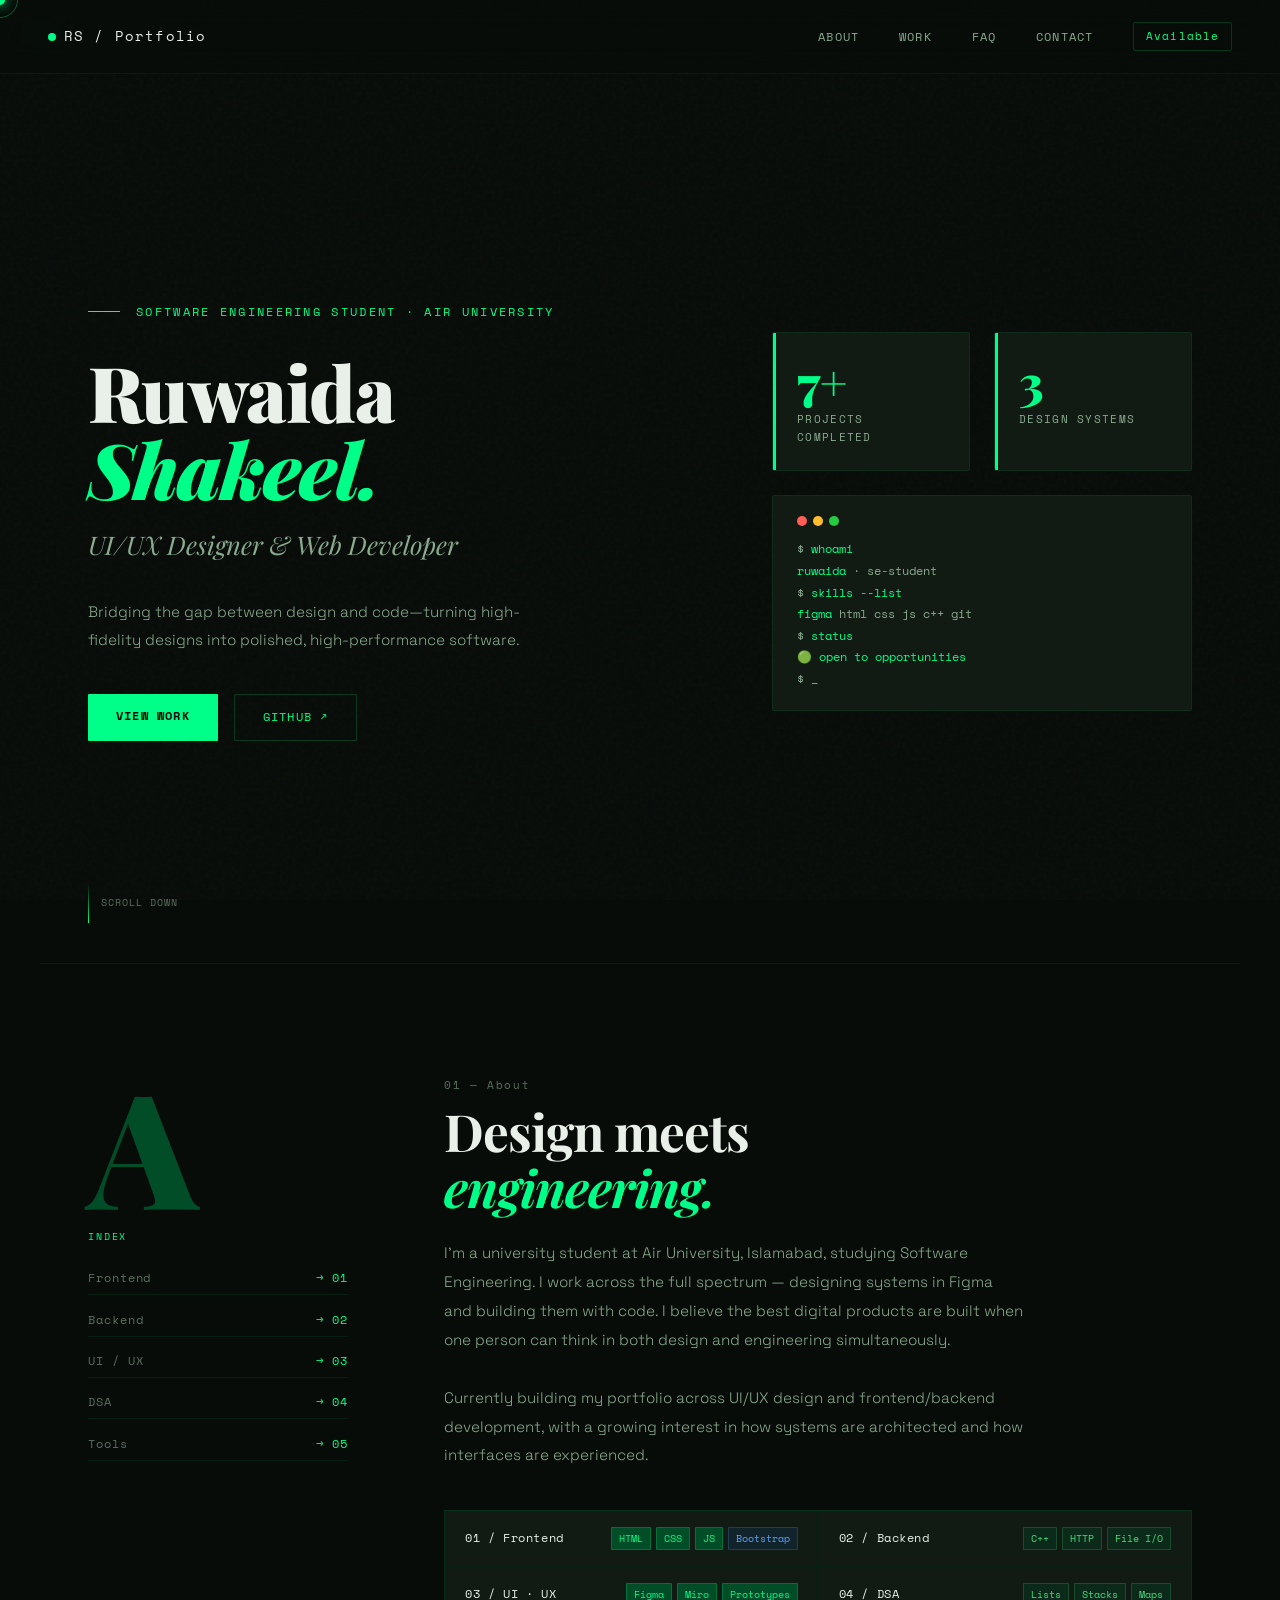
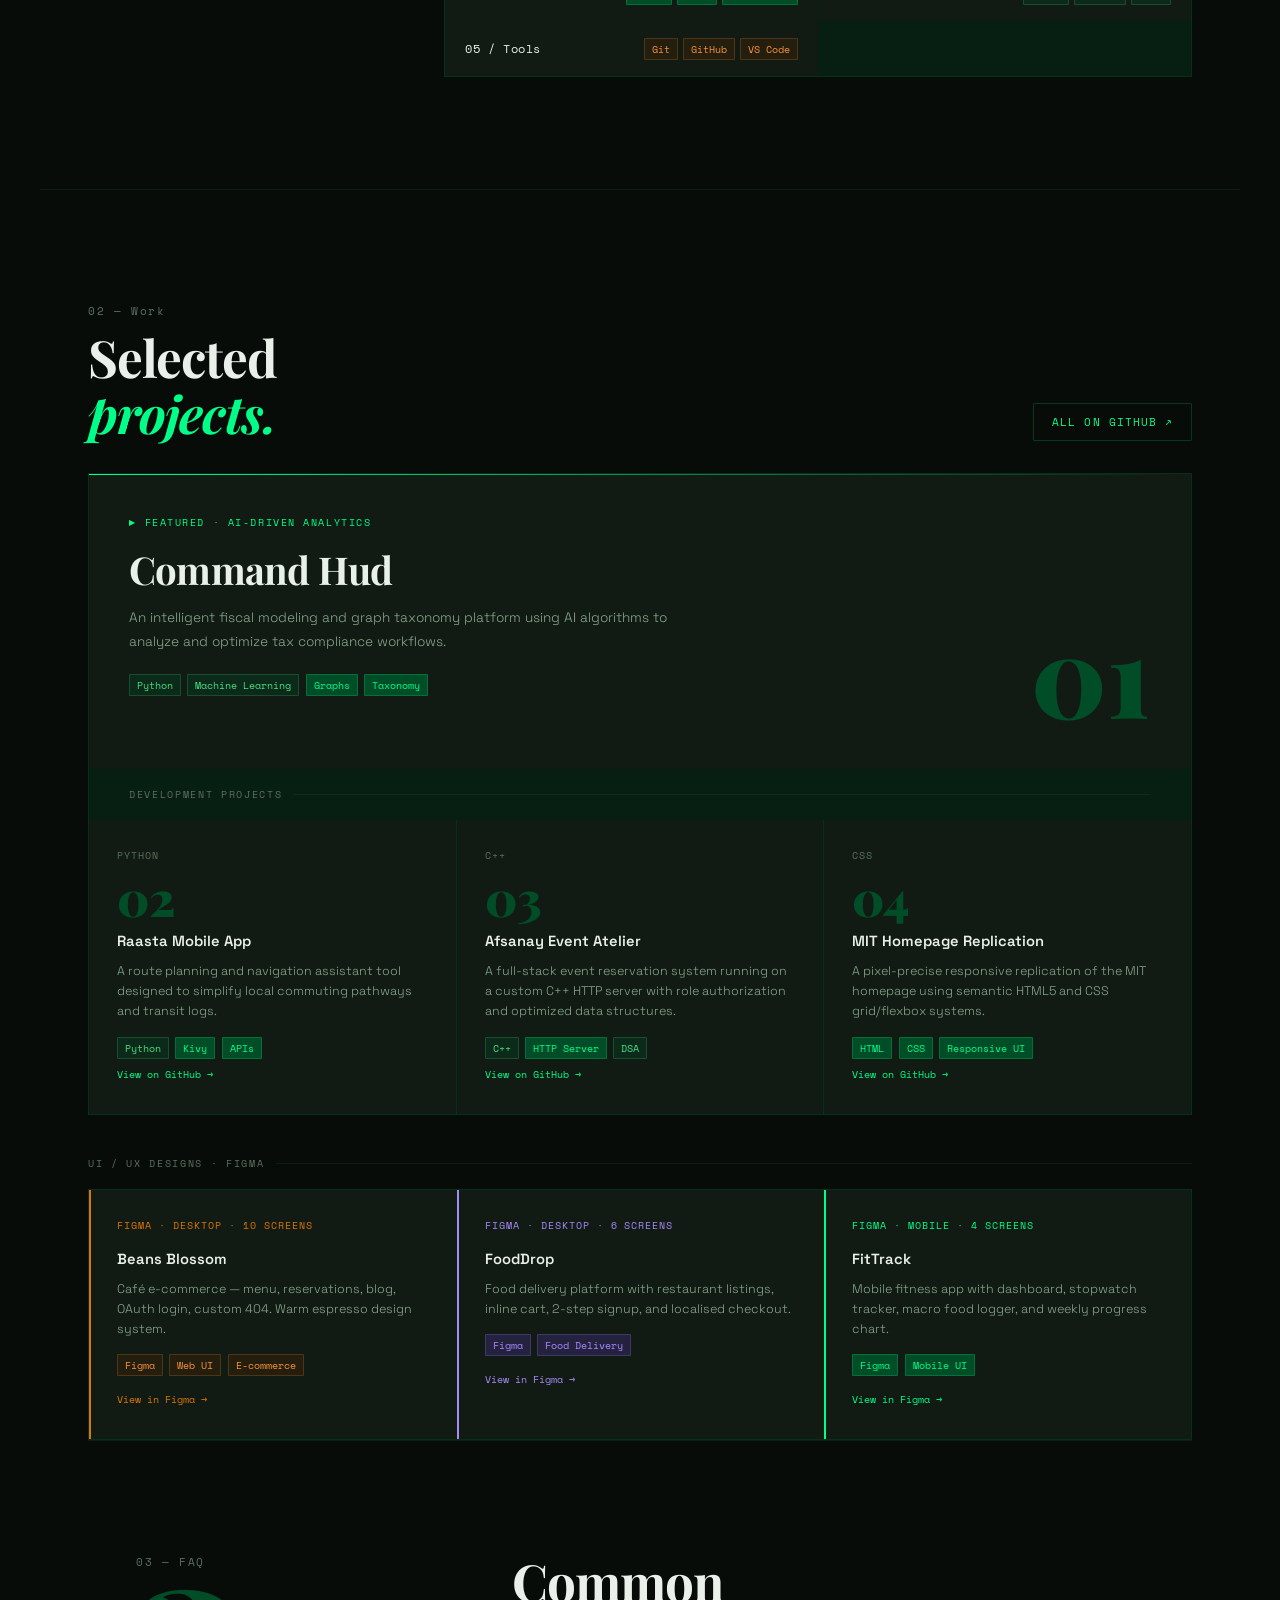
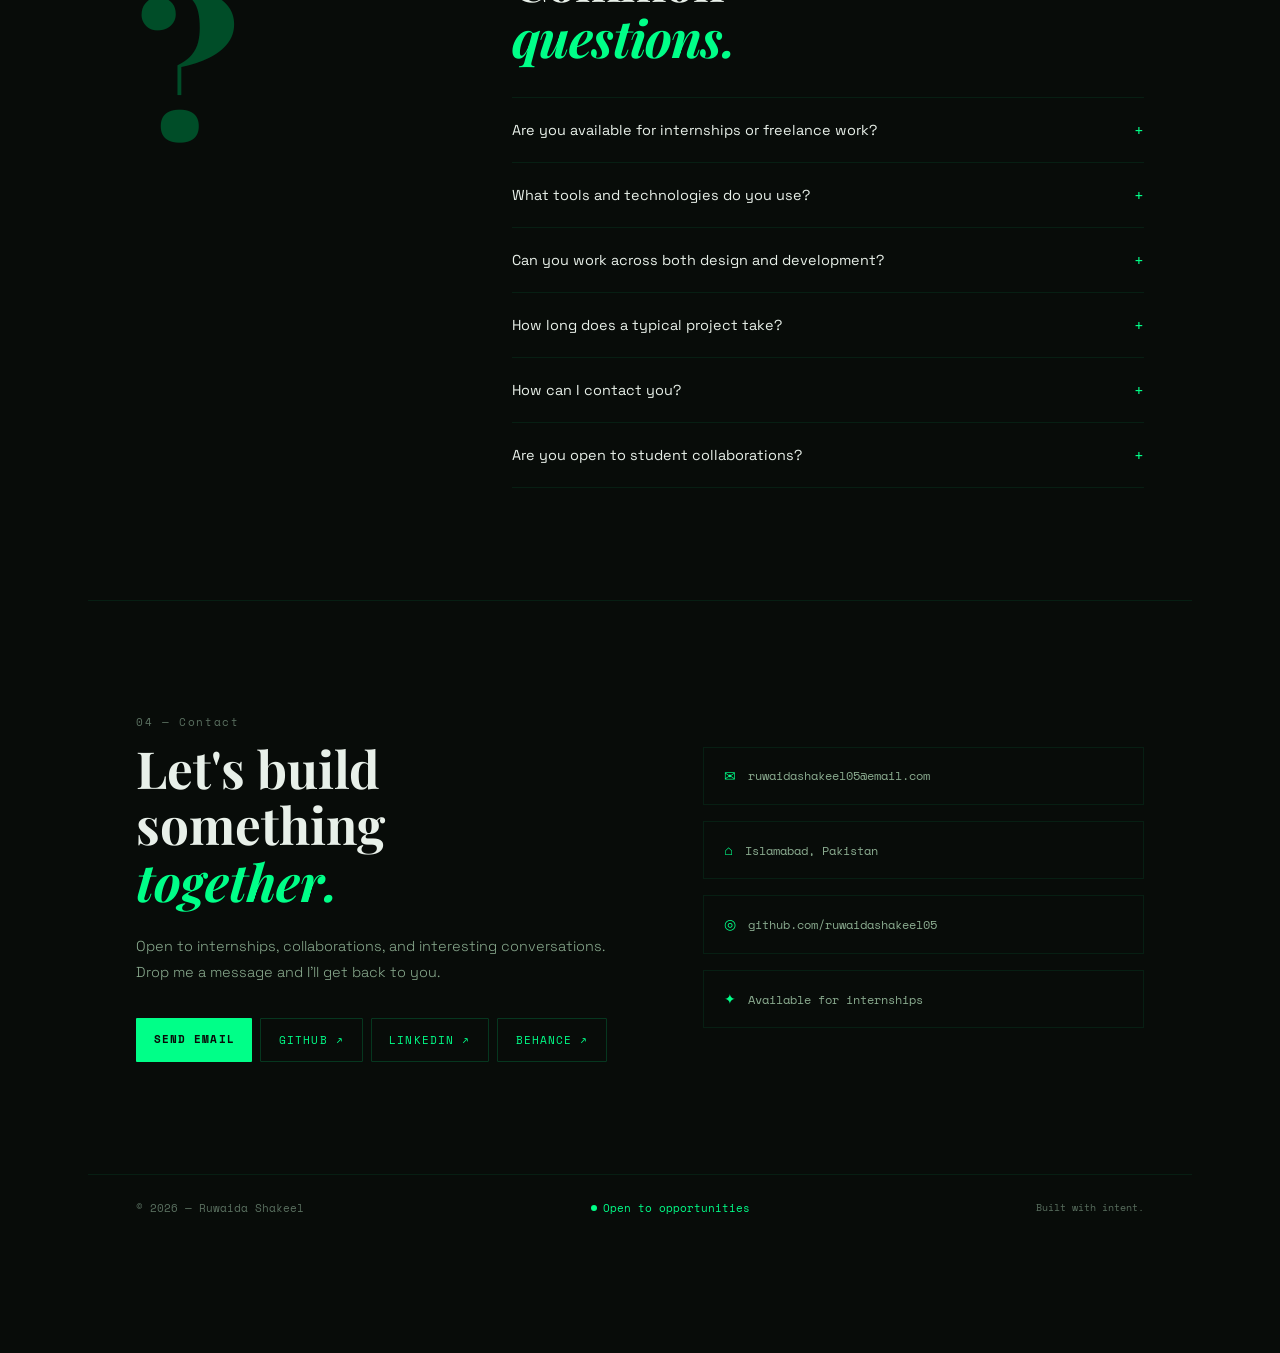
<file: index.html>
<!DOCTYPE html>
<html lang="en">
<head>
<meta charset="UTF-8"/>
<meta name="viewport" content="width=device-width,initial-scale=1.0"/>
<link href="https://fonts.googleapis.com/css2?family=Playfair+Display:ital,wght@0,400;0,700;0,900;1,400;1,700&family=Space+Grotesk:wght@300;400;500;600&family=Space+Mono:wght@400;700&display=swap" rel="stylesheet"/>
<style>
*,*::before,*::after{box-sizing:border-box;margin:0;padding:0}
html{scroll-behavior:smooth}
:root{
  --bg:#080c09;
  --bg2:#0d120e;
  --surface:#111a13;
  --surface2:#172019;
  --em:#00ff88;
  --em-dim:#00cc6a;
  --em-dark:#004d28;
  --em-glow:rgba(0,255,136,0.08);
  --text:#e8f0e9;
  --muted:#5a7060;
  --muted2:#8aab8f;
  --border:rgba(0,255,136,0.08);
  --border2:rgba(0,255,136,0.18);
  --serif:'Playfair Display',serif;
  --sans:'Space Grotesk',sans-serif;
  --mono:'Space Mono',monospace;
}
body{background:var(--bg);color:var(--text);font-family:var(--sans);font-weight:300;line-height:1.7;overflow-x:hidden;cursor:none;}

/* Noise texture overlay */
body::before{content:'';position:fixed;inset:0;background-image:url("data:image/svg+xml,%3Csvg viewBox='0 0 256 256' xmlns='http://www.w3.org/2000/svg'%3E%3Cfilter id='n'%3E%3CfeTurbulence type='fractalNoise' baseFrequency='0.9' numOctaves='4' stitchTiles='stitch'/%3E%3C/filter%3E%3Crect width='100%25' height='100%25' filter='url(%23n)' opacity='0.04'/%3E%3C/svg%3E");pointer-events:none;z-index:0;opacity:0.6;}

/* Cursor */
#cur{position:fixed;width:10px;height:10px;background:var(--em);border-radius:50%;pointer-events:none;z-index:9999;transform:translate(-50%,-50%);box-shadow:0 0 12px var(--em);transition:width .2s,height .2s;}
#cur-r{position:fixed;width:36px;height:36px;border:1px solid rgba(0,255,136,0.35);border-radius:50%;pointer-events:none;z-index:9998;transform:translate(-50%,-50%);will-change:transform;}
body:has(a:hover) #cur{width:16px;height:16px;background:#fff;}
body:has(a:hover) #cur-r{width:52px;height:52px;border-color:rgba(0,255,136,0.6);}

/* Nav */
nav{position:fixed;top:0;left:0;right:0;z-index:100;display:flex;align-items:center;justify-content:space-between;padding:1.4rem 3rem;background:rgba(8,12,9,0.92);backdrop-filter:blur(16px);border-bottom:1px solid var(--border);}
.logo{font-family:var(--mono);font-size:0.9rem;color:var(--text);text-decoration:none;letter-spacing:0.08em;display:flex;align-items:center;gap:0.5rem;}
.logo-dot{width:8px;height:8px;background:var(--em);border-radius:50%;animation:blink 2s ease-in-out infinite;}
@keyframes blink{0%,100%{opacity:1;box-shadow:0 0 8px var(--em)}50%{opacity:0.4;box-shadow:none}}
.nav-r{display:flex;align-items:center;gap:2.5rem;}
.nav-r a{font-family:var(--mono);font-size:0.72rem;color:var(--muted2);text-decoration:none;letter-spacing:0.1em;text-transform:uppercase;transition:color .2s;}
.nav-r a:hover{color:var(--em);}
.nav-tag{font-family:var(--mono);font-size:0.68rem;color:var(--em);border:1px solid var(--border2);padding:4px 12px;border-radius:2px;letter-spacing:0.1em;}


/* HERO */
.hero{min-height:100vh;padding:9rem 3rem 8rem; position: relative; max-width:1200px;margin:0 auto;display:grid;grid-template-columns:1fr 420px;gap:4rem;align-items:center;position:relative;z-index:1;}
.hero-left{}
.hero-eyebrow{font-family:var(--mono);font-size:0.72rem;color:var(--em);letter-spacing:0.2em;text-transform:uppercase;margin-bottom:2rem;display:flex;align-items:center;gap:1rem;opacity:0;animation:fadeUp .7s .3s forwards;}
.hero-eyebrow::before{content:'';width:32px;height:1px;background:var(--em);}
.hero-name{font-family:var(--serif);font-size:clamp(3.5rem,6vw,5.5rem);line-height:1;font-weight:900;margin-bottom:1rem;opacity:0;animation:fadeUp .8s .5s forwards;letter-spacing:-0.02em;}
.hero-name em{font-style:italic;color:var(--em);display:block;}
.hero-role{font-family:var(--serif);font-size:clamp(1.2rem,2vw,1.8rem);font-weight:400;font-style:italic;color:var(--muted2);margin-bottom:2rem;opacity:0;animation:fadeUp .8s .65s forwards;}
.hero-desc{font-size:0.95rem;color:var(--muted2);max-width:480px;line-height:1.85;margin-bottom:2.5rem;opacity:0;animation:fadeUp .8s .8s forwards;}
.hero-ctas{display:flex;gap:1rem;flex-wrap:wrap;opacity:0;animation:fadeUp .8s .95s forwards;}
.hero-right{display:flex;flex-direction:column;gap:1.5rem;opacity:0;animation:fadeUp .9s 1.1s forwards;}
.stat-block{border:1px solid var(--border);background:var(--surface);padding:1.5rem;border-radius:2px;position:relative;overflow:hidden;}
.stat-block::before{content:'';position:absolute;top:0;left:0;width:3px;height:100%;background:var(--em);}
.stat-num{font-family:var(--serif);font-size:3rem;font-weight:900;color:var(--em);line-height:1;}
.stat-label{font-family:var(--mono);font-size:0.68rem;color:var(--muted2);letter-spacing:0.12em;text-transform:uppercase;margin-top:0.3rem;}
.stats-row{display:grid;grid-template-columns:1fr 1fr;gap:1.5rem;}
.terminal-block{border:1px solid var(--border);background:var(--surface);padding:1.25rem 1.5rem;border-radius:2px;font-family:var(--mono);font-size:0.75rem;}
.term-bar{display:flex;gap:6px;margin-bottom:0.75rem;}
.term-dot{width:10px;height:10px;border-radius:50%;}
.term-line{color:var(--muted2);line-height:1.8;}
.term-line span{color:var(--em);}
@keyframes fadeUp{from{opacity:0;transform:translateY(22px)}to{opacity:1;transform:translateY(0)}}

/* Scroll indicator */
.scroll-ind{position:absolute;bottom:2.5rem;left:3rem;display:flex;align-items:center;gap:0.75rem;font-family:var(--mono);font-size:0.65rem;color:var(--muted);letter-spacing:0.1em;text-transform:uppercase;opacity:0;animation:fadeUp .8s 1.3s forwards;}
.scroll-ind::before{content:'';width:1px;height:40px;background:linear-gradient(to bottom,transparent,var(--em));display:block;}

/* Divider */
.divider{height:1px;background:var(--border);max-width:1200px;margin:0 auto;}

/* Section wrapper */
.wrap{max-width:1200px;margin:0 auto;padding:7rem 3rem;position:relative;z-index:1;}

/* ABOUT — asymmetric */
.about-grid{display:grid;grid-template-columns:260px 1fr;gap:6rem;align-items:start;}
.about-sidebar{}
.about-sidebar-label{font-family:var(--mono);font-size:0.65rem;color:var(--em);letter-spacing:0.18em;text-transform:uppercase;margin-bottom:1rem;writing-mode:horizontal-tb;}
.about-index{display:flex;flex-direction:column;gap:0.5rem;margin-bottom:2rem;}
.about-index-item{font-family:var(--mono);font-size:0.72rem;color:var(--muted);letter-spacing:0.08em;padding:0.4rem 0;border-bottom:1px solid var(--border);display:flex;justify-content:space-between;}
.about-index-item span{color:var(--em);}
.big-letter{font-family:var(--serif);font-size:10rem;line-height:0.85;color:var(--em-dark);font-weight:900;user-select:none;margin-bottom:1rem;}
.about-main{}
.section-num{font-family:var(--mono);font-size:0.68rem;color:var(--muted);letter-spacing:0.15em;margin-bottom:0.5rem;}
.section-head{font-family:var(--serif);font-size:clamp(2rem,4vw,3.5rem);font-weight:700;line-height:1.1;margin-bottom:1.5rem;letter-spacing:-0.02em;}
.section-head em{font-style:italic;color:var(--em);}
.about-body{color:var(--muted2);font-size:0.95rem;line-height:1.9;max-width:580px;margin-bottom:2.5rem;}
.skills-list{display:grid;grid-template-columns:1fr 1fr;gap:1px;background:var(--border);border:1px solid var(--border);margin-top:2rem;}
.skill-row{background:var(--surface);padding:1rem 1.25rem;display:flex;justify-content:space-between;align-items:center;transition:background .2s;}
.skill-row:hover{background:var(--surface2);}
.skill-name{font-family:var(--mono);font-size:0.75rem;color:var(--text);letter-spacing:0.05em;}
.skill-chips{display:flex;gap:0.3rem;flex-wrap:wrap;}
.chip{font-family:var(--mono);font-size:0.6rem;padding:2px 7px;border-radius:1px;background:var(--em-dark);color:var(--em);border:1px solid rgba(0,255,136,0.2);}
.chip.g{background:rgba(0,80,40,0.3);color:#4ade80;border-color:rgba(74,222,128,0.2);}
.chip.b{background:rgba(20,60,100,0.3);color:#60a5fa;border-color:rgba(96,165,250,0.2);}
.chip.o{background:rgba(80,40,0,0.3);color:#fb923c;border-color:rgba(251,146,60,0.2);}

/* PROJECTS */
.projects-grid-editorial{display:grid;gap:1px;background:var(--border);border:1px solid var(--border);}
.proj-featured{background:var(--surface);padding:2.5rem;position:relative;overflow:hidden;display:grid;grid-template-columns:1fr 200px;gap:2rem;align-items:end;transition:background .3s;text-decoration:none;color:inherit;cursor:none;}
.proj-featured:hover{background:var(--surface2);}
.proj-featured::before{content:'';position:absolute;top:0;left:0;right:0;height:1px;background:linear-gradient(90deg,var(--em),transparent);}
.proj-tag{font-family:var(--mono);font-size:0.65rem;color:var(--em);letter-spacing:0.15em;text-transform:uppercase;margin-bottom:1rem;display:flex;align-items:center;gap:0.5rem;}
.proj-tag::before{content:'▶';font-size:0.5rem;}
.proj-title{font-family:var(--serif);font-size:clamp(1.8rem,3vw,2.8rem);font-weight:700;line-height:1.1;margin-bottom:1rem;letter-spacing:-0.02em;}
.proj-desc{font-size:0.85rem;color:var(--muted2);line-height:1.75;max-width:560px;margin-bottom:1.25rem;}
.proj-chips{display:flex;flex-wrap:wrap;gap:0.4rem;}
.proj-num{font-family:var(--serif);font-size:7rem;font-weight:900;color:var(--em-dark);line-height:1;text-align:right;align-self:flex-end;}
.proj-meta{font-family:var(--mono);font-size:0.65rem;color:var(--muted);letter-spacing:0.08em;margin-top:1rem;}
.proj-arrow{font-size:1.2rem;color:var(--em);opacity:0;transition:opacity .2s,transform .2s;display:inline-block;}
.proj-featured:hover .proj-arrow{opacity:1;transform:translateX(4px);}

.proj-small-grid{display:grid;grid-template-columns:repeat(3,1fr);gap:1px;background:var(--border);}
.proj-small{background:var(--surface);padding:1.75rem;transition:background .25s;text-decoration:none;color:inherit;display:block;cursor:none;position:relative;overflow:hidden;}
.proj-small::after{content:'';position:absolute;bottom:0;left:0;right:0;height:1px;background:var(--em);transform:scaleX(0);transition:transform .3s;transform-origin:left;}
.proj-small:hover{background:var(--surface2);}
.proj-small:hover::after{transform:scaleX(1);}
.proj-small-num{font-family:var(--serif);font-size:3rem;font-weight:900;color:var(--em-dark);line-height:1;margin-bottom:0.5rem;}
.proj-small-type{font-family:var(--mono);font-size:0.62rem;color:var(--muted);letter-spacing:0.1em;text-transform:uppercase;margin-bottom:0.5rem;}
.proj-small-name{font-size:0.92rem;font-weight:600;color:var(--text);margin-bottom:0.5rem;}
.proj-small-desc{font-size:0.78rem;color:var(--muted2);line-height:1.6;margin-bottom:0.9rem;}
.proj-small-link{font-family:var(--mono);font-size:0.65rem;color:var(--em);opacity:0;transition:opacity .2s;display:inline-flex;align-items:center;gap:0.3rem;}
.proj-small:hover .proj-small-link{opacity:1;}

/* UI/UX row */
.uiux-row{display:grid;grid-template-columns:repeat(3,1fr);gap:1px;background:var(--border);border:1px solid var(--border);margin-top:1px;}
.uiux-card{background:var(--surface);padding:1.75rem;display:block;text-decoration:none;color:inherit;cursor:none;transition:background .25s;position:relative;overflow:hidden;}
.uiux-card:hover{background:var(--surface2);}
.uiux-accent{position:absolute;top:0;left:0;bottom:0;width:2px;}
.uiux-screens{font-family:var(--mono);font-size:0.62rem;letter-spacing:0.1em;text-transform:uppercase;margin-bottom:0.75rem;}

/* Row label */
.row-label{font-family:var(--mono);font-size:0.65rem;color:var(--muted);letter-spacing:0.16em;text-transform:uppercase;display:flex;align-items:center;gap:0.75rem;margin:2.5rem 0 1rem;}
.row-label::after{content:'';flex:1;height:1px;background:var(--border);}

/* FAQ */
.faq-grid{display:grid;grid-template-columns:280px 1fr;gap:6rem;align-items:start;}
.faq-sidebar .big-letter{font-size:12rem;}
.faq-list{border-top:1px solid var(--border);}
.faq-item{border-bottom:1px solid var(--border);}
.faq-btn{width:100%;background:none;border:none;color:var(--text);text-align:left;padding:1.25rem 0;cursor:none;display:flex;justify-content:space-between;align-items:center;gap:1rem;font-family:var(--sans);font-size:0.9rem;}
.faq-icon{font-family:var(--mono);color:var(--em);font-size:1rem;transition:transform .3s;flex-shrink:0;}
.faq-icon.open{transform:rotate(45deg);}
.faq-body{max-height:0;overflow:hidden;transition:max-height .4s ease;}
.faq-body p{font-size:0.85rem;color:var(--muted2);line-height:1.85;padding-bottom:1.25rem;}

/* Contact */
.contact-grid{display:grid;grid-template-columns:1fr 1fr;gap:6rem;align-items:center;}
.contact-tagline{font-family:var(--serif);font-size:clamp(2rem,4vw,3.2rem);font-weight:700;line-height:1.1;margin-bottom:1.5rem;}
.contact-tagline em{font-style:italic;color:var(--em);}
.contact-sub{color:var(--muted2);font-size:0.9rem;line-height:1.85;margin-bottom:2rem;}
.contact-links{display:flex;gap:0.5rem;flex-wrap:wrap;}
.contact-links .btn{white-space:nowrap;}
@media(min-width:900px){
  .contact-links{flex-wrap:nowrap;}
  .contact-links .btn{padding:0.7rem 1.1rem;font-size:0.7rem;}
}
.contact-info{display:flex;flex-direction:column;gap:1rem;}
.contact-line{display:flex;align-items:center;gap:0.75rem;font-family:var(--mono);font-size:0.78rem;color:var(--muted2);border:1px solid var(--border);padding:1rem 1.25rem;transition:border-color .2s,color .2s;}
.contact-line:hover{border-color:var(--border2);color:var(--em);}
.contact-line-icon{color:var(--em);font-size:0.9rem;}

/* Buttons */
.btn{font-family:var(--mono);font-size:0.75rem;letter-spacing:0.1em;text-transform:uppercase;padding:0.75rem 1.75rem;border-radius:1px;text-decoration:none;display:inline-block;cursor:none;transition:transform .2s;}
.btn-em{background:var(--em);color:#080c09;font-weight:700;}
.btn-em:hover{transform:translateY(-2px);}
.btn-outline{border:1px solid var(--border2);color:var(--em);}
.btn-outline:hover{background:var(--em-glow);transform:translateY(-2px);}
.btn-sm{font-size:0.68rem;padding:0.55rem 1.1rem;}

/* Status */
.gh-status{font-family:var(--mono);font-size:0.65rem;padding:4px 10px;border-radius:1px;display:inline-flex;align-items:center;gap:6px;}
.gh-status.loading{background:rgba(0,255,136,0.06);color:var(--em);border:1px solid var(--border2);}
.gh-status.success{background:rgba(0,255,136,0.06);color:var(--em);border:1px solid var(--border2);}
.gh-status.error{background:rgba(255,50,50,0.06);color:#f87171;border:1px solid rgba(255,50,50,0.2);}
.pdot{width:6px;height:6px;border-radius:50%;background:currentColor;animation:blink 1.2s ease-in-out infinite;}

/* Skel */
.skel{background:linear-gradient(90deg,var(--surface) 25%,var(--surface2) 50%,var(--surface) 75%);background-size:200% 100%;animation:shim 1.5s infinite;border-radius:1px;}
@keyframes shim{0%{background-position:200% 0}100%{background-position:-200% 0}}

/* Reveal */
.rev{opacity:0;transform:translateY(24px);transition:opacity .6s ease,transform .6s ease;}
.rev.vis{opacity:1;transform:translateY(0);}
.d1{transition-delay:.1s;}.d2{transition-delay:.2s;}.d3{transition-delay:.3s;}

/* Terminal blink cursor */
.term-blink {
  animation: term-blink 1s step-end infinite;
}
@keyframes term-blink {
  0%, 100% { opacity: 1; }
  50% { opacity: 0; }
}

/* Footer */
footer{border-top:1px solid var(--border);padding:1.5rem 3rem;display:flex;justify-content:space-between;align-items:center;position:relative;z-index:1;max-width:100%;}
footer p{font-family:var(--mono);font-size:0.68rem;color:var(--muted);}
.f-dot{display:inline-flex;align-items:center;gap:6px;font-family:var(--mono);font-size:0.68rem;color:var(--em);}
.f-dot::before{content:'';width:6px;height:6px;border-radius:50%;background:var(--em);animation:blink 2s ease-in-out infinite;}

@media(max-width:900px){
  .hero{grid-template-columns:1fr;}.hero-right{display:none;}
  .about-grid{grid-template-columns:1fr;gap:3rem;}.big-letter{display:none;}
  .proj-featured{grid-template-columns:1fr;}.proj-num{display:none;}
  .proj-small-grid,.uiux-row{grid-template-columns:1fr;}
  .faq-grid{grid-template-columns:1fr;}.faq-sidebar{display:none;}
  .contact-grid{grid-template-columns:1fr;}
  .wrap{padding:5rem 1.5rem;}
  nav{padding:1rem 1.5rem;}body{cursor:auto;}#cur,#cur-r{display:none;}
  #sig{display:none;}
}
</style>
</head>
<body>
<div id="cur"></div>
<div id="cur-r"></div>

<div id="sig">
  <svg width="150" height="55" viewBox="0 0 150 55" fill="none">
    <path d="M8 42 C12 18,20 12,24 28 C26 36,22 46,18 48
             M24 28 C28 16,35 15,36 26 C37 34,32 43,30 45
             M38 24 C42 14,50 20,48 32 C47 40,40 44,38 46
             M52 22 C54 12,62 16,60 28 C58 38,52 42,54 46
             M64 20 C66 12,74 14,72 26 C70 36,64 40,66 46
             M12 50 Q80 56 142 48"
      stroke="rgba(0,255,136,0.5)" stroke-width="1.4" stroke-linecap="round" fill="none"/>
  </svg>
</div>

<nav>
  <a href="#home" class="logo"><span class="logo-dot"></span>RS / Portfolio</a>
  <div class="nav-r">
    <a href="#about">About</a>
    <a href="#projects">Work</a>
    <a href="#faq">FAQ</a>
    <a href="#contact">Contact</a>
    <span class="nav-tag">Available</span>
  </div>
</nav>

<!-- HERO -->
<section class="hero" id="home">
  <div class="hero-left">
    <div class="hero-eyebrow">Software Engineering Student · Air University</div>
    <div class="hero-name">Ruwaida<em>Shakeel.</em></div>
    <div class="hero-role">UI/UX Designer & Web Developer</div>
    <p class="hero-desc">Bridging the gap between design and code—turning high-fidelity designs into polished, high-performance software.</p>
    <div class="hero-ctas">
      <a href="#projects" class="btn btn-em">View work</a>
      <a href="https://github.com/ruwaidashakeel05" target="_blank" class="btn btn-outline">GitHub ↗</a>
    </div>
  </div>
  <div class="hero-right">
    <div class="stats-row">
      <div class="stat-block"><div class="stat-num">7+</div><div class="stat-label">Projects completed</div></div>
      <div class="stat-block"><div class="stat-num">3</div><div class="stat-label">Design systems</div></div>
    </div>
    <div class="terminal-block">
      <div class="term-bar"><div class="term-dot" style="background:#ff5f57;"></div><div class="term-dot" style="background:#ffbd2e;"></div><div class="term-dot" style="background:#28ca42;"></div></div>
      <div class="term-line">$ <span>whoami</span></div>
      <div class="term-line"><span>ruwaida</span> · se-student</div>
      <div class="term-line">$ <span>skills --list</span></div>
      <div class="term-line"><span>figma</span> html css js c++ git</div>
      <div class="term-line">$ <span>status</span></div>
      <div class="term-line">🟢 <span>open to opportunities</span></div>
      <div class="term-line">$ <span class="term-blink">_</span></div>
    </div>
  </div>
  <div class="scroll-ind">Scroll down</div>
</section>

<div class="divider"></div>

<!-- ABOUT -->
<div class="wrap" id="about">
  <div class="about-grid rev">
    <div class="about-sidebar">
      <div class="big-letter">A</div>
      <div class="about-sidebar-label">Index</div>
      <div class="about-index">
        <div class="about-index-item">Frontend <span>→ 01</span></div>
        <div class="about-index-item">Backend <span>→ 02</span></div>
        <div class="about-index-item">UI / UX <span>→ 03</span></div>
        <div class="about-index-item">DSA <span>→ 04</span></div>
        <div class="about-index-item">Tools <span>→ 05</span></div>
      </div>
    </div>
    <div class="about-main">
      <div class="section-num">01 — About</div>
      <h2 class="section-head">Design meets<br/><em>engineering.</em></h2>
      <p class="about-body">I'm a university student at Air University, Islamabad, studying Software Engineering. I work across the full spectrum — designing systems in Figma and building them with code. I believe the best digital products are built when one person can think in both design and engineering simultaneously.<br/><br/>Currently building my portfolio across UI/UX design and frontend/backend development, with a growing interest in how systems are architected and how interfaces are experienced.</p>
      <div class="skills-list">
        <div class="skill-row"><div class="skill-name">01 / Frontend</div><div class="skill-chips"><span class="chip">HTML</span><span class="chip">CSS</span><span class="chip">JS</span><span class="chip b">Bootstrap</span></div></div>
        <div class="skill-row"><div class="skill-name">02 / Backend</div><div class="skill-chips"><span class="chip g">C++</span><span class="chip g">HTTP</span><span class="chip g">File I/O</span></div></div>
        <div class="skill-row"><div class="skill-name">03 / UI · UX</div><div class="skill-chips"><span class="chip">Figma</span><span class="chip">Miro</span><span class="chip">Prototypes</span></div></div>
        <div class="skill-row"><div class="skill-name">04 / DSA</div><div class="skill-chips"><span class="chip g">Lists</span><span class="chip g">Stacks</span><span class="chip g">Maps</span></div></div>
        <div class="skill-row"><div class="skill-name">05 / Tools</div><div class="skill-chips"><span class="chip o">Git</span><span class="chip o">GitHub</span><span class="chip o">VS Code</span></div></div>
      </div>
    </div>
  </div>
</div>

<div class="divider"></div>

<!-- PROJECTS -->
<div class="wrap" id="projects">
  <div style="display:flex;justify-content:space-between;align-items:flex-end;margin-bottom:2rem;" class="rev">
    <div><div class="section-num">02 — Work</div><h2 class="section-head" style="margin-bottom:0;">Selected<br/><em>projects.</em></h2></div>
    <div style="display:flex;flex-direction:column;align-items:flex-end;gap:0.5rem;">
      <a href="https://github.com/ruwaidashakeel05" target="_blank" class="btn btn-outline btn-sm">All on GitHub ↗</a>
    </div>
  </div>

  <div class="projects-grid-editorial rev d1">
    <div id="feat-wrap">
      <a href="https://github.com/ruwaidashakeel05/Graphtax-AI" target="_blank" class="proj-featured">
        <div>
          <div class="proj-tag">Featured · AI-Driven Analytics</div>
          <div class="proj-title">Command Hud</div>
          <p class="proj-desc">An intelligent fiscal modeling and graph taxonomy platform using AI algorithms to analyze and optimize tax compliance workflows.</p>
          <div class="proj-chips">
            <span class="chip g">Python</span>
            <span class="chip g">Machine Learning</span>
            <span class="chip">Graphs</span>
            <span class="chip">Taxonomy</span>
          </div>
          <span class="proj-arrow">→</span>
        </div>
        <div class="proj-num">01</div>
      </a>
    </div>
    <div class="row-label" style="margin:0;padding:1rem 2.5rem;">Development projects</div>
    <div class="proj-small-grid" id="dev-grid">
      <a href="https://github.com/ruwaidashakeel05/Rasta-Mobile-App" target="_blank" class="proj-small">
        <div class="proj-small-type">Python</div>
        <div class="proj-small-num">02</div>
        <div class="proj-small-name">Raasta Mobile App</div>
        <p class="proj-small-desc">A route planning and navigation assistant tool designed to simplify local commuting pathways and transit logs.</p>
        <div class="proj-chips">
          <span class="chip g">Python</span>
          <span class="chip">Kivy</span>
          <span class="chip">APIs</span>
        </div>
        <div class="proj-small-link" style="opacity:1;">View on GitHub →</div>
      </a>
      <a href="https://github.com/ruwaidashakeel05/Afsanay-Event-Atelier" target="_blank" class="proj-small">
        <div class="proj-small-type">C++</div>
        <div class="proj-small-num">03</div>
        <div class="proj-small-name">Afsanay Event Atelier</div>
        <p class="proj-small-desc">A full-stack event reservation system running on a custom C++ HTTP server with role authorization and optimized data structures.</p>
        <div class="proj-chips">
          <span class="chip g">C++</span>
          <span class="chip">HTTP Server</span>
          <span class="chip g">DSA</span>
        </div>
        <div class="proj-small-link" style="opacity:1;">View on GitHub →</div>
      </a>
      <a href="https://github.com/ruwaidashakeel05/MIT-University-Homepage-Replication" target="_blank" class="proj-small">
        <div class="proj-small-type">CSS</div>
        <div class="proj-small-num">04</div>
        <div class="proj-small-name">MIT Homepage Replication</div>
        <p class="proj-small-desc">A pixel-precise responsive replication of the MIT homepage using semantic HTML5 and CSS grid/flexbox systems.</p>
        <div class="proj-chips">
          <span class="chip">HTML</span>
          <span class="chip">CSS</span>
          <span class="chip">Responsive UI</span>
        </div>
        <div class="proj-small-link" style="opacity:1;">View on GitHub →</div>
      </a>
    </div>
  </div>

  <div class="row-label rev">UI / UX designs · Figma</div>

  <div class="uiux-row rev" id="uiux-grid">
    <a href="https://www.figma.com/design/bJQhBJ1BapdfDTX2v5bXvg/Lab-07" target="_blank" class="uiux-card">
      <div class="uiux-accent" style="background:#d97706;"></div>
      <div class="uiux-screens" style="color:#d97706;">Figma · Desktop · 10 screens</div>
      <div class="proj-small-name">Beans Blossom</div>
      <p class="proj-small-desc">Café e-commerce — menu, reservations, blog, OAuth login, custom 404. Warm espresso design system.</p>
      <div class="proj-chips"><span class="chip o">Figma</span><span class="chip o">Web UI</span><span class="chip o">E-commerce</span></div>
      <div class="proj-small-link" style="opacity:1;margin-top:0.9rem;color:#d97706;">View in Figma →</div>
    </a>
    <a href="https://www.figma.com/design/n6F7w525RQ2BJdEVWbRSu9/Lab-08" target="_blank" class="uiux-card">
      <div class="uiux-accent" style="background:#a78bfa;"></div>
      <div class="uiux-screens" style="color:#a78bfa;">Figma · Desktop · 6 screens</div>
      <div class="proj-small-name">FoodDrop</div>
      <p class="proj-small-desc">Food delivery platform with restaurant listings, inline cart, 2-step signup, and localised checkout.</p>
      <div class="proj-chips"><span class="chip" style="background:rgba(100,60,200,0.25);color:#a78bfa;border-color:rgba(167,139,250,0.2);">Figma</span><span class="chip" style="background:rgba(100,60,200,0.25);color:#a78bfa;border-color:rgba(167,139,250,0.2);">Food Delivery</span></div>
      <div class="proj-small-link" style="opacity:1;margin-top:0.9rem;color:#a78bfa;">View in Figma →</div>
    </a>
    <a href="#" class="uiux-card">
      <div class="uiux-accent" style="background:var(--em);"></div>
      <div class="uiux-screens" style="color:var(--em);">Figma · Mobile · 4 screens</div>
      <div class="proj-small-name">FitTrack</div>
      <p class="proj-small-desc">Mobile fitness app with dashboard, stopwatch tracker, macro food logger, and weekly progress chart.</p>
      <div class="proj-chips"><span class="chip">Figma</span><span class="chip">Mobile UI</span></div>
      <div class="proj-small-link" style="opacity:1;margin-top:0.9rem;color:var(--em);">View in Figma →</div>
    </a>
</div>

<div class="divider"></div>

<!-- FAQ -->
<div class="wrap" id="faq">
  <div class="faq-grid">
    <div class="faq-sidebar rev">
      <div class="section-num">03 — FAQ</div>
      <div class="big-letter">?</div>
    </div>
    <div class="rev d1">
      <h2 class="section-head" style="margin-bottom:2rem;">Common<br/><em>questions.</em></h2>
      <div class="faq-list" id="faq-list"></div>
    </div>
  </div>
</div>

<div class="divider"></div>

<!-- CONTACT -->
<div class="wrap" id="contact">
  <div class="contact-grid">
    <div class="rev">
      <div class="section-num">04 — Contact</div>
      <h2 class="contact-tagline">Let's build<br/>something<br/><em>together.</em></h2>
      <p class="contact-sub">Open to internships, collaborations, and interesting conversations. Drop me a message and I'll get back to you.</p>
      <div class="contact-links">
        <a href="mailto:ruwaidashakeel05@gmail.com" class="btn btn-em">Send email</a>
        <a href="https://github.com/ruwaidashakeel05" target="_blank" class="btn btn-outline">GitHub ↗</a>
        <a href="https://linkedin.com" target="_blank" class="btn btn-outline">LinkedIn ↗</a>
        <a href="https://www.behance.net/ruwaidashakeel" target="_blank" class="btn btn-outline">Behance ↗</a>
      </div>
    </div>
    <div class="contact-info rev d2">
      <div class="contact-line"><span class="contact-line-icon">✉</span><span>ruwaidashakeel05@email.com</span></div>
      <div class="contact-line"><span class="contact-line-icon">⌂</span><span>Islamabad, Pakistan</span></div>
      <div class="contact-line"><span class="contact-line-icon">◎</span><span>github.com/ruwaidashakeel05</span></div>
      <div class="contact-line"><span class="contact-line-icon">✦</span><span>Available for internships</span></div>
    </div>
  </div>
</div>

<footer>
  <p>© 2026 — Ruwaida Shakeel</p>
  <span class="f-dot">Open to opportunities</span>
  <p style="font-family:var(--mono);font-size:0.65rem;color:var(--muted);">Built with intent.</p>
</footer>

<script>
const cur=document.getElementById('cur'),ring=document.getElementById('cur-r');
let mx=0,my=0,rx=0,ry=0;
document.addEventListener('mousemove',e=>{mx=e.clientX;my=e.clientY;cur.style.left=mx+'px';cur.style.top=my+'px';});
(function ar(){rx+=(mx-rx)*.1;ry+=(my-ry)*.1;ring.style.left=rx+'px';ring.style.top=ry+'px';requestAnimationFrame(ar);})();

const sig=document.getElementById('sig');
const hero=document.getElementById('home');
window.addEventListener('scroll',()=>{if(hero.getBoundingClientRect().bottom<0){sig.classList.add('show');}else{sig.classList.remove('show');}},{passive:true});

const revObs=new IntersectionObserver(entries=>entries.forEach(e=>{if(e.isIntersecting)e.target.classList.add('vis');}),{threshold:.1});
document.querySelectorAll('.rev').forEach(el=>revObs.observe(el));

document.querySelectorAll('.btn').forEach(btn=>{
  btn.addEventListener('mousemove',e=>{const r=btn.getBoundingClientRect();btn.style.transform=`translate(${(e.clientX-r.left-r.width/2)*.2}px,${(e.clientY-r.top-r.height/2)*.2}px)`;});
  btn.addEventListener('mouseleave',()=>btn.style.transform='');
});

const FAQS=[
  {q:"Are you available for internships or freelance work?",a:"Yes — I'm actively looking for internship opportunities in UI/UX design and web development. Open to freelance projects on a case-by-case basis."},
  {q:"What tools and technologies do you use?",a:"Design: Figma and Miro. Development: HTML, CSS, JavaScript, Bootstrap, and C++. Version control: Git and GitHub on all projects."},
  {q:"Can you work across both design and development?",a:"Yes. I can take a product from wireframe and prototype in Figma all the way through to a working frontend — fewer handoff issues, more cohesive results."},
  {q:"How long does a typical project take?",a:"A UI design with 4–6 screens typically takes 1–2 weeks. A frontend build varies by features. Happy to discuss timelines after reviewing your requirements."},
  {q:"How can I contact you?",a:"Send an email using the button on this page, or reach out via GitHub or LinkedIn. I typically respond within 24–48 hours."},
  {q:"Are you open to student collaborations?",a:"Absolutely. I enjoy collaborating on university projects, open-source work, and design/dev partnerships. Reach out any time."},
];
const fl=document.getElementById('faq-list');
FAQS.forEach(f=>{
  const d=document.createElement('div');d.className='faq-item';
  d.innerHTML=`<button class="faq-btn" onclick="toggleFaq(this)"><span>${f.q}</span><span class="faq-icon">+</span></button><div class="faq-body"><p>${f.a}</p></div>`;
  fl.appendChild(d);
});
function toggleFaq(btn){
  const body=btn.nextElementSibling,icon=btn.querySelector('.faq-icon');
  const open=body.style.maxHeight&&body.style.maxHeight!=='0px';
  document.querySelectorAll('.faq-body').forEach(b=>b.style.maxHeight='0px');
  document.querySelectorAll('.faq-icon').forEach(ic=>ic.classList.remove('open'));
  if(!open){body.style.maxHeight=body.scrollHeight+'px';icon.classList.add('open');}
}

let bc=3;
function addBehance(){
  const url=document.getElementById('b-url').value.trim();
  const scr=document.getElementById('b-scr').value.trim();
  const err=document.getElementById('b-err'),ok=document.getElementById('b-ok');
  err.style.display='none';ok.style.display='none';
  if(!url.includes('behance.net/gallery')){err.textContent='Enter a valid Behance gallery URL.';err.style.display='block';return;}
  const parts=url.split('/').filter(Boolean);
  const title=(parts[parts.length-1]||'Untitled').replace(/-/g,' ').replace(/\b\w/g,c=>c.toUpperCase());
  bc++;
  const card=document.createElement('a');card.href=url;card.target='_blank';card.className='uiux-card rev';
  card.innerHTML=`<div class="uiux-accent" style="background:var(--em);"></div><div class="uiux-screens" style="color:var(--em);">Behance · UI/UX${scr?' · '+scr+' screens':''}</div><div class="proj-small-name">${title}</div><p class="proj-small-desc">UI/UX project on Behance. Click to view the full case study and screens.</p><div class="proj-chips"><span class="chip">Figma</span><span class="chip">UI/UX</span></div><div class="proj-small-link" style="opacity:1;margin-top:0.9rem;color:var(--em);">View on Behance →</div>`;
  document.getElementById('uiux-grid').appendChild(card);
  revObs.observe(card);setTimeout(()=>card.classList.add('vis'),50);
  document.getElementById('b-url').value='';document.getElementById('b-scr').value='';
  ok.style.display='block';setTimeout(()=>ok.style.display='none',2500);
}
</script>
</body>
</html>
</file>
